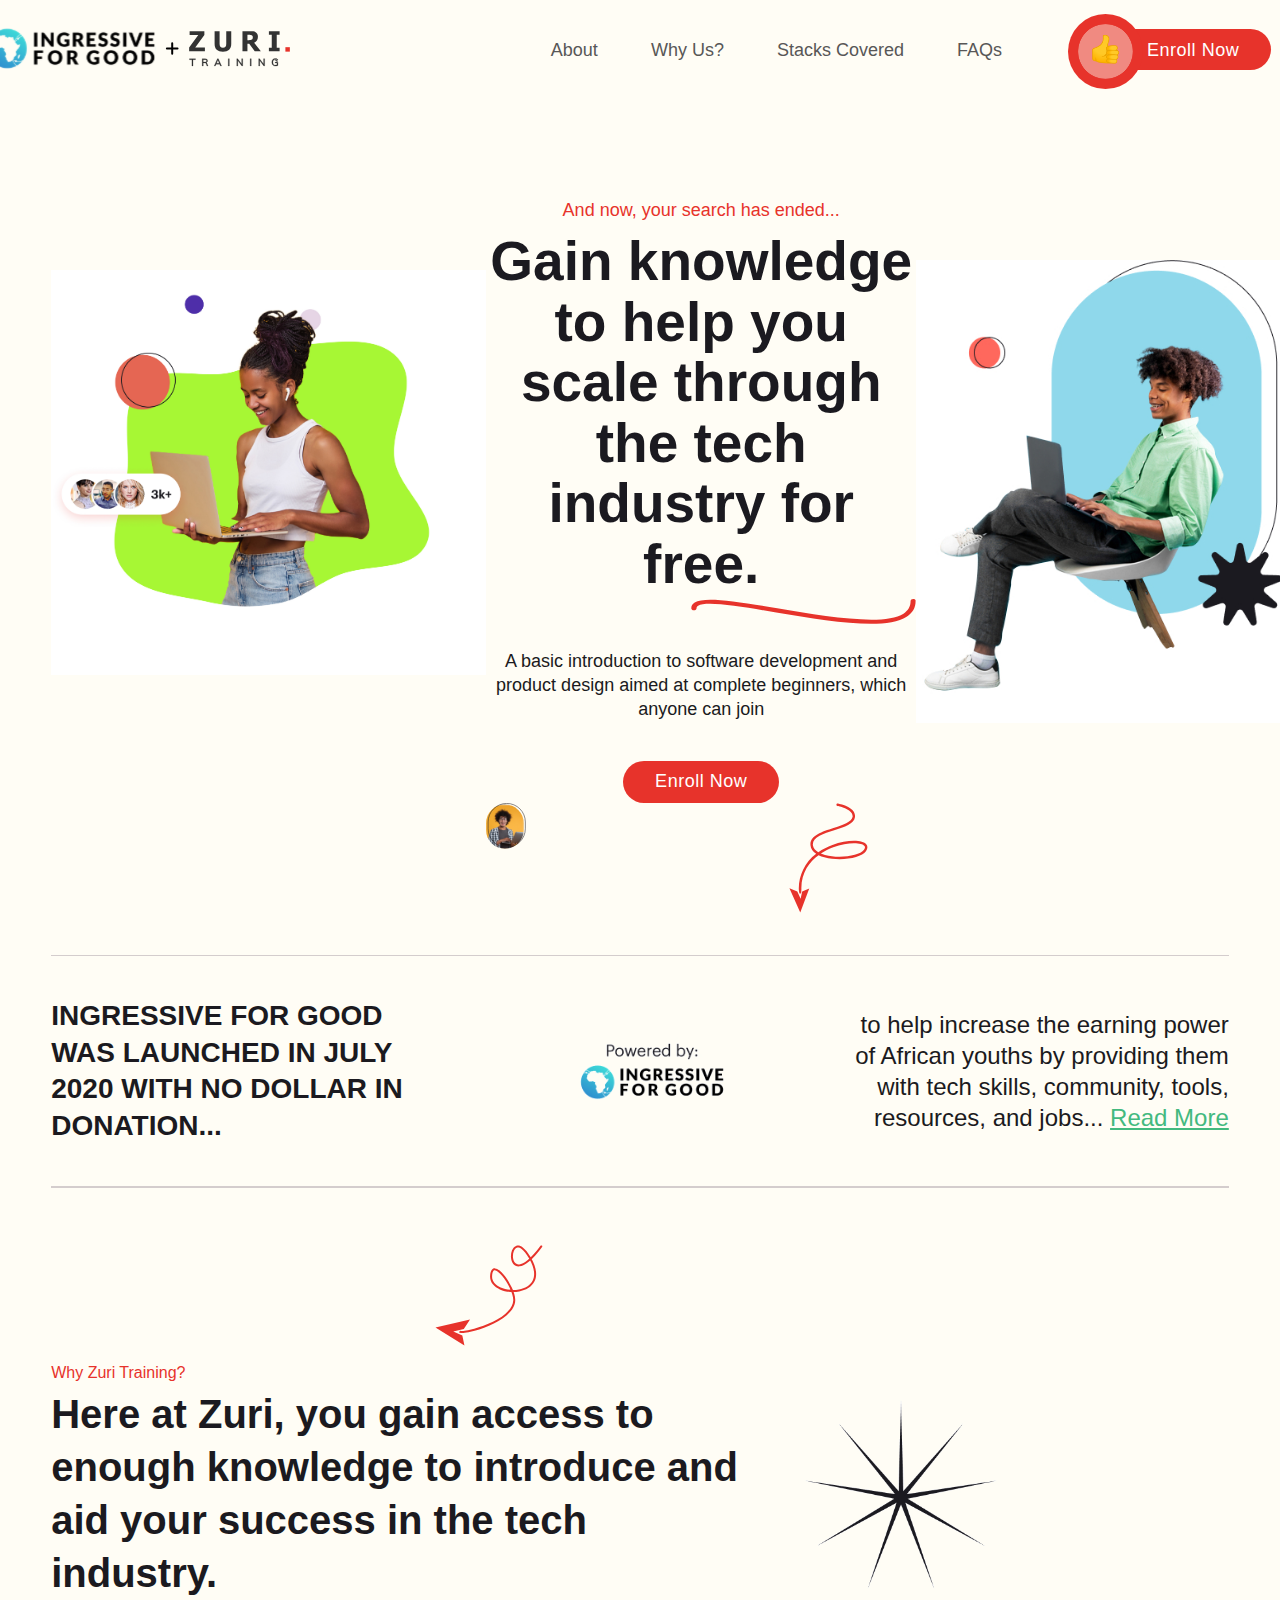
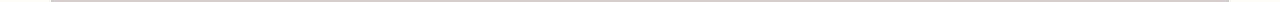
<file: images/training.html>
<!DOCTYPE html>
<html lang="en">
  <head>
    <meta charset="UTF-8" />
    <meta http-equiv="X-UA-Compatible" content="IE=edge" />
    <meta name="viewport" content="width=device-width, initial-scale=1.0" />
    <title>Document</title>
    <link rel="stylesheet" href="training.css" />
    <link href="http://fonts.cdnfonts.com/css/graphik" rel="stylesheet" />
  </head>
  
  <body>
    <div class="positionfix">
      <div class="menu">
        <div class="logo">
          <img src="ingressivelogo.svg" alt="" />
        </div>

        <div class="menuwrapper">
          <div class="menubuttons">
            <a href="">About</a>
            <a href="">Why Us?</a>
            <a href="">Stacks Covered</a>
            <a href="" id="faq">FAQs</a>

            <a href="" id="enrol">Enroll Now</a>
          </div>

          <div class="thumba">
            <img src="thumbs.png" alt="" style="width: 55px" class="thumbs" />
          </div>
        </div>
      </div>
    </div>

    <div class="falsebody">
      <div class="lady">
        <img src="lady1.jpg" alt="" width="435px" 
        style="margin-top: 70px;  " />
      </div>

      <div class="middle">
        <p class="middlepara1">And now, your search has ended...</p>
        <p class="middlepara2">
          Gain knowledge to help you scale through the tech industry for free.
        </p>

        <div class="lineimage">
          <img src="line.svg" alt="" width="225.359px" />
        </div>

        <p class="middlepara3">
          A basic introduction to software development and product design aimed
          at complete beginners, which anyone can join
        </p>

        <div class="enrollink">
          <a href=""> <button class="buttonone">Enroll Now</button></a>
        </div>

        <img src="maleface.svg" alt="" width="40px" />

        <div class="spiralwire">
          <img src="section1wire.svg" alt="" width="35%" />
        </div>
      </div>
      <div class="male1">
        <img src="male1.jpg" width="380px" 
        alt="" style="margin-top: 60px; " />
      </div>

     </div>

     <div class="falsebody2">
            

        <div class="ingressivelaunch">
            <p class="launchpara">
                 INGRESSIVE FOR GOOD WAS
                 LAUNCHED IN JULY 2020 WITH NO DOLLAR IN 
                 DONATION...</p>
        </div>

        <!-- <div class="ingressivelogo"> -->
<img src="ingresivepowered.jpg" alt="" 
style=" mix-blend-mode: darken; " >
       

        <div class="readmore">
          <p class="readpara">  to help increase the earning power of 
            African youths by providing them with tech skills, 
            community, tools, resources, and jobs... 
            <a href="" style="color: #43b97f; cursor:pointer;"> Read More</a> </p>
    </div>

    </div>


    <div class="falsebody3">
    <div class="section3wire">
        <img src="section3wire.svg" alt="">
    </div>
    <p class="why">Why Zuri Training?</p>
<div class="section33">
    

    <p class="hereatzuri">
        Here at Zuri, you gain access to enough knowledge to 
        introduce and aid your success in the tech industry.
    </p>

<div class="starbig">
    <img src="Star.jpg" alt="" width="191.75px"
    style="mix-blend-mode: darken;">
</div>
 

</div>

</div>

</div>




  </body>
</html>
</file>
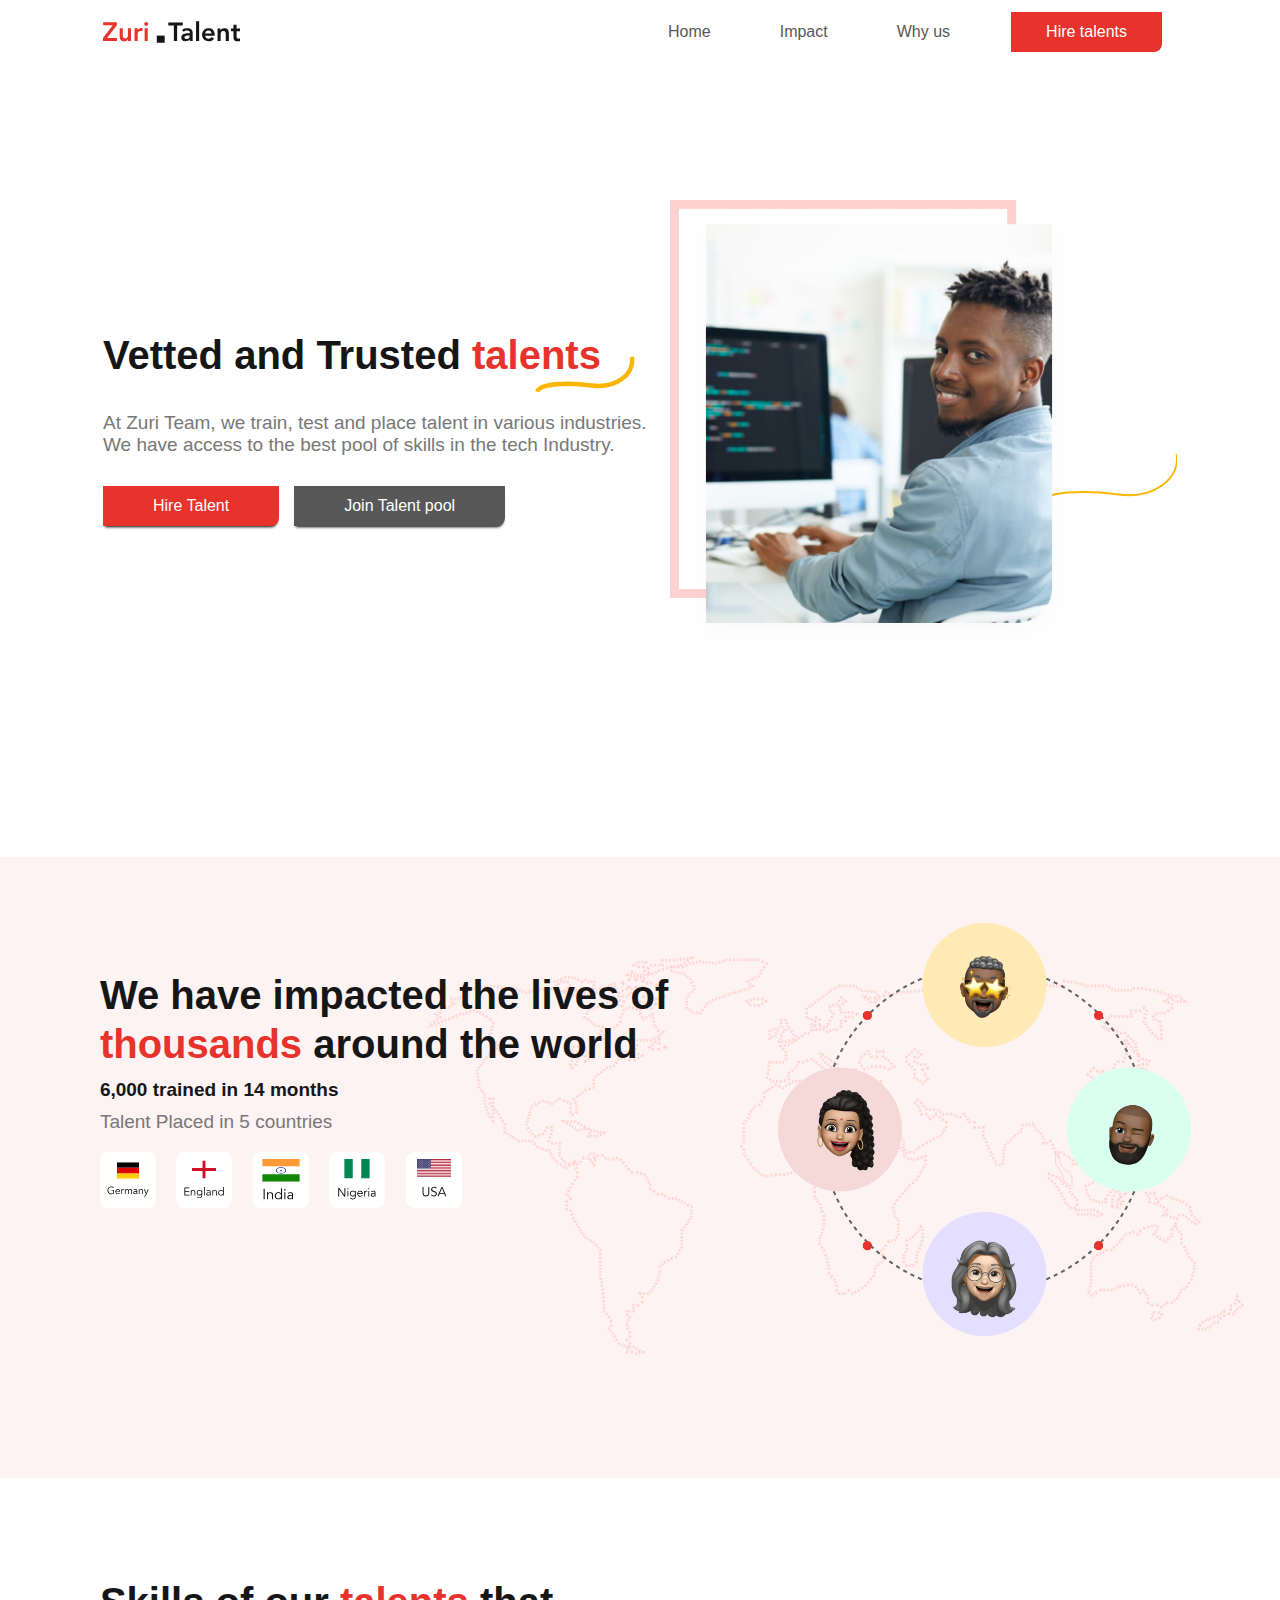
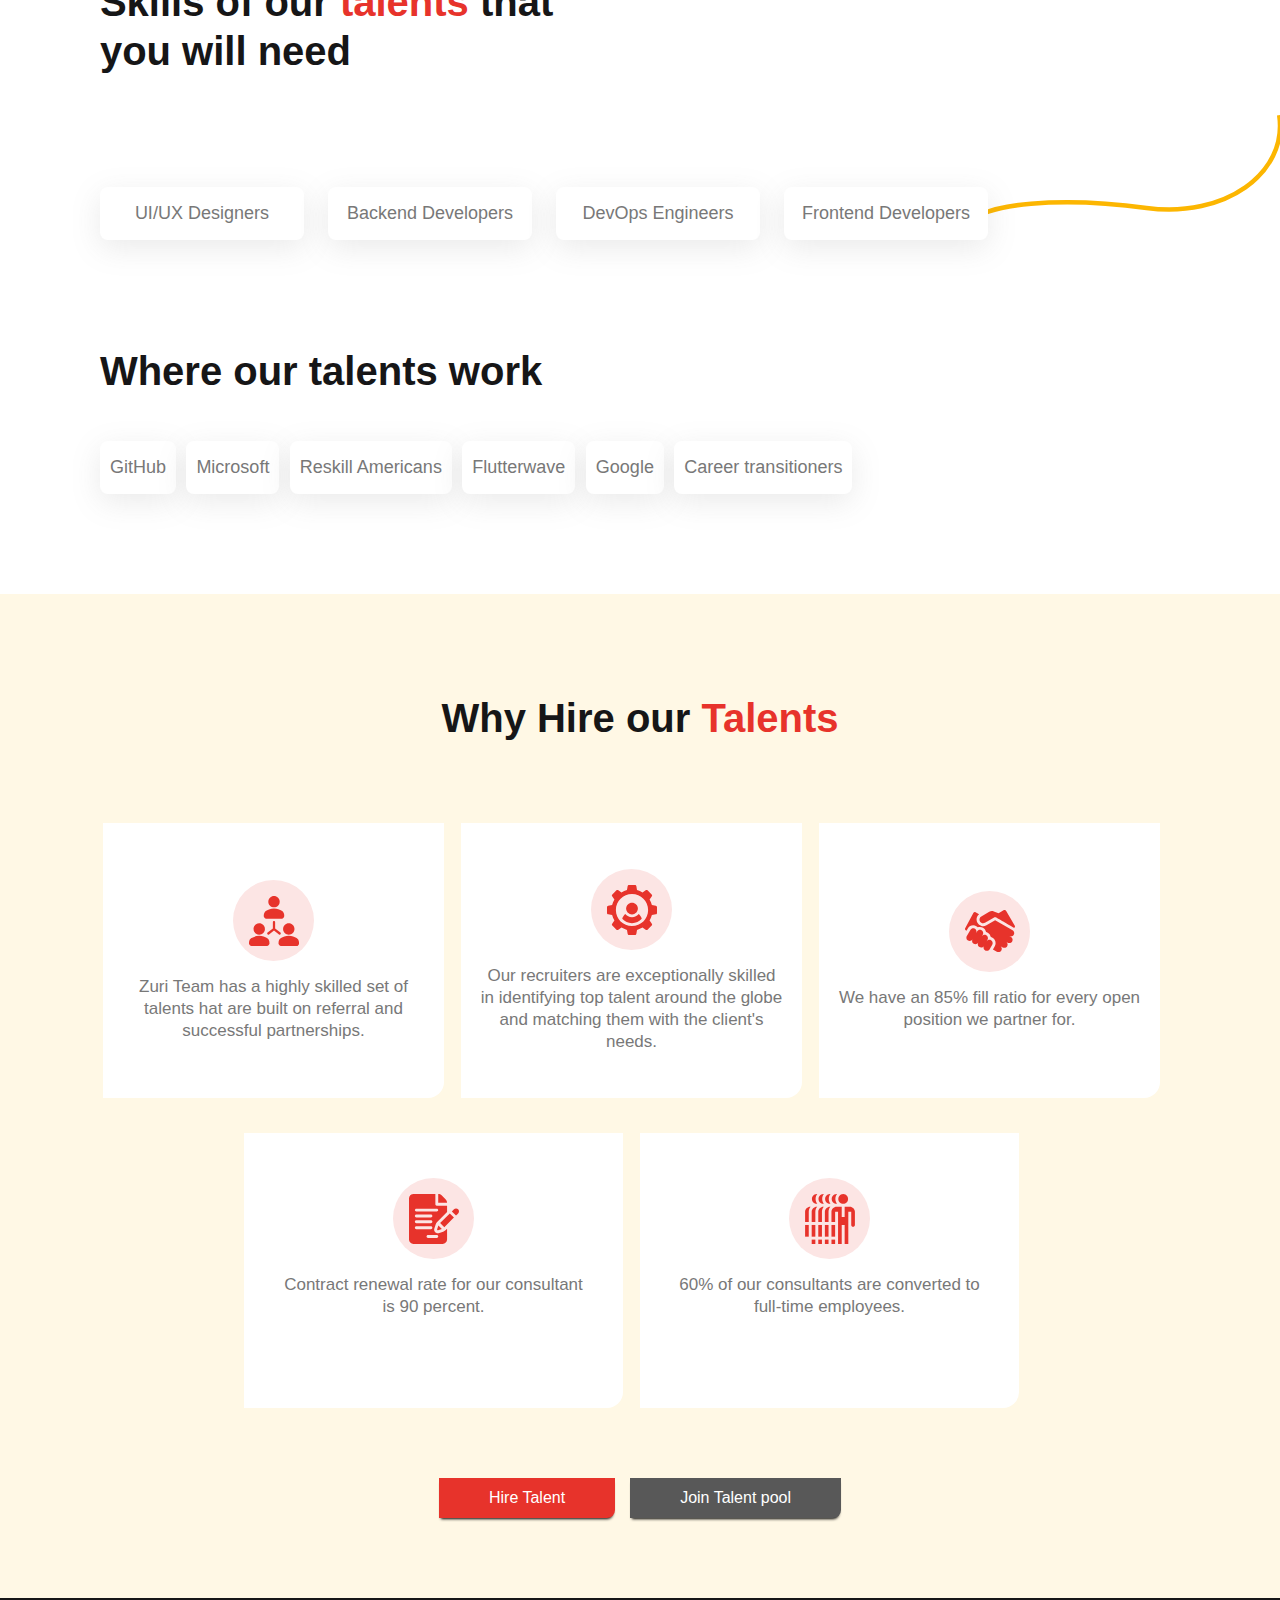
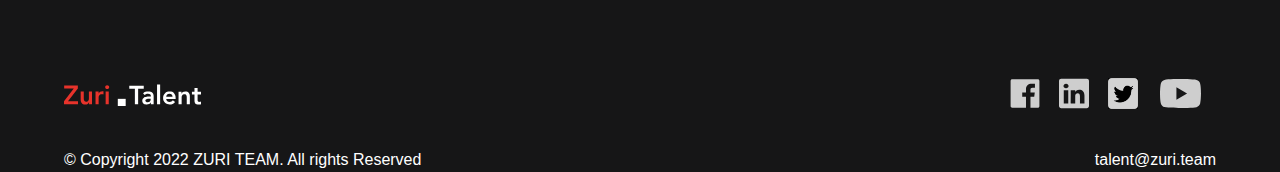
<file: talentpage/talent.html>
<!DOCTYPE html>
<html lang="en">
  <head>
    <meta charset="UTF-8" />
    <meta http-equiv="X-UA-Compatible" content="IE=edge" />
    <meta name="viewport" content="width=device-width, initial-scale=1.0" />
    <title>Talent</title>
    <link href="http://fonts.cdnfonts.com/css/graphik" rel="stylesheet" />
    <link rel="stylesheet" href="talent.css" />
  </head>
  <body>
    <a href="" name="home"></a>
    <div class="menufix">
    <div class="positionfix">
      <div class="menu">
        
          <img src="logo2.svg" alt="" />
    
                
          <div class="menubuttons">
            <a href="#home" class="home">Home</a>
            <a href="#impact" class="home">Impact</a>
            <a href="#why" class="home">Why us</a>
            <button id="faq"><a href="">Hire talents</a></button>
          </div>
     
      </div>
    </div>
  </div>
  
    <div class="firstbody">
      <div class="vettedtalents">
        <div class="vettedparagraph">
          <p class="vettedpara">
            Vetted and Trusted
            <span style="color: rgb(231, 51, 43)">talents</span>
          </p>
          <div class="line"><img src="thick2.svg" alt="" width="100px" /></div>
          <p class="atzuri">
            At Zuri Team, we train, test and place talent in various industries.
            We have access to the best pool of skills in the tech Industry.
          </p>
        </div>

        <div class="vettedbuttons">
          <button class="butthire">Hire Talent</button>
          <button class="buttjoin">Join Talent pool</button>
        </div>
      </div>

      <div class="headimg">
        <img src="section1.png" alt="" width="409px" />
        
        <div class="head-line">
          <img src="line1.svg" alt="" width="138px">
          
              </div>  

      </div>

    </div>
 
    
          <a href="" name="impact"></a>

    <div class="section2"> <a href="" name="impact"></a>
      <div class="impacted">
        <div class="impactedpara">
          <p class="impacted1">
            We have impacted the lives of
            <span style="color: rgb(231, 51, 43)"> thousands</span> around the
            world
          </p>

          <p class="impacted2" style="width: 542px">
            6,000 trained in 14 months
          </p>

          <p class="impacted3">Talent Placed in 5 countries</p>

          <div class="flags">
            <img src="GER.svg" alt="" class="flagger" />
            <img src="ENG.svg" alt="" class="flagger" />
            <img
              src="ind.svg"
              alt=""
              class="flagger"
              style="vertical-align: top"
            />
            <img src="NIG.svg" alt="" class="flagger" />
            <img
              src="ussa.svg"
              alt=""
              class="flagger"
              style="vertical-align: top"
            />
          </div>
        </div>
        <div class="image">
          <img src="section2.png" alt="" width="70%" />
        </div>
      </div>
    </div>
<section>
<div class="section3"> <a href="" name="skills"></a>
 
  <p class="sec3par1">Skills of our <span style="color: rgb(231, 51, 43);">talents</span> that you will need</p>

  <div class="o2">
<div class="sec3"><p>UI/UX Designers</p></div> 
<div class="sec3"><p>Backend Developers</p></div> 
<div class="sec3"> <p>DevOps Engineers</p></div>
<div class="sec3"> <p>Frontend Developers</p></div>


<div class="edgeline">
  <img src="line1.svg" alt=""
  width="315px" height="121px">
</div>

</div>
<p class="sec3par2">Where our talents work</p>

<div class="03">
  <div class="sec32"><p>GitHub</p></div> 
  <div class="sec32"><p>Microsoft</p></div> 
  <div class="sec32"> <p>Reskill Americans</p></div>
  <div class="sec32"> <p>Flutterwave</p></div>
  <div class="sec32"><p>Google</p></div> 
<div class="sec32"><p>Career transitioners</p></div> 

  
</div>

</div>

<div class="section4"> <a href="" name="why"></a>

  <div class="section4one">

    <div class="whyhire">
      <p >Why Hire our <span style="color:rgb(231, 51, 43)">
     Talents</span></p>
</div>

<div class="section4two">

<div class="peop">
<img src="people.svg" alt="">

<p class="sec4paragraphs">Zuri Team has a highly skilled set of talents
   hat are built on referral and successful partnerships.</p>
</div>

<div class="peop">
<img src="mech.svg" alt="">

<p class="sec4paragraphs">Our recruiters are exceptionally skilled in
   identifying top talent 
  around the globe and matching them with 
  the client's needs.</p>

</div>

<div class="peop">
<img src="hand.svg" alt="">

<p class="sec4paragraphs">We have an 85% 
  fill ratio for every open position we partner for.</p>

</div>
</div>


<div class="section4three">

<div class="write">
  <img src="write.svg" alt="">
  
  <p class="sec4paragraphs">Contract renewal rate for our consultant is 90 percent.</p>
  </div>

  <div class="write">
  <img src="many.svg" alt="">
  
  <p class="sec4paragraphs">60% of our consultants are converted 
    to full-time employees.</p>
  
  </div>
</div>

</div>



<div class="section4buttons">
  <button class="butthire">Hire Talent</button>
  <button class="buttjoin">Join Talent pool</button>
</div>
</div>
</div>
</body>


<footer>
<div class="footer1">
  <div class="footer2">

<div class="logosocials">

<img src="logo.svg" alt="">

<div class="socials">
  <img src="facebook.svg" alt="">
  <img src="linkd.svg" alt="">
  <img src="twit.png" alt=""
  width="30px" height="31px">
  <img src="youtube.svg" alt="">
</div>

</div>  
<div class="copyright">
  <p>© Copyright 2022 ZURI TEAM. All rights Reserved</p>
  
<p>talent@zuri.team</p>
</div>

 

</div>



</footer>


</html>
</file>
<file: images/training.css>
* {
  margin: 0;
  padding: 0;
 
}

body {
  background-color: rgb(255, 253, 245);
  width: 92%;
  margin: auto;
  font-style: normal;
}
.positionfix{
    position: fixed;
    width: 100%;
   max-width: 2780px;
    background-color: rgb(255, 253, 245);
   justify-content: center;
   display: flex;
   margin: auto;
   height: 100px;
   
   
}

.menu {
  max-width: 1440px;
  display: flex;
  align-items: center;
  background-color: rgb(255, 253, 245);
  width: 100%;
 margin-left: -250px;
 margin-right: -180px;
  justify-content: space-between;
  
}
.logo {
width: 308px;
margin-left: -30px;
}
.menubuttons {
  justify-content: space-between;
  text-align: center;
  font-family: "Graphik", sans-serif;
  font-size: 18px;
  margin: auto;
  background-color:rgb(255, 253, 245) ;
}

.menubuttons > a {
    
  font-size: 18px;
  margin-right: 32px;
  padding: 6px 8px;
  color: #585757;
  font-weight: 400;
  text-decoration: none;
}
.thumbs {
  background-color: rgb(231, 51, 43);
  border-radius: 100px;
  padding: 10px;
  margin-left: 525px;
  position: absolute;
  margin-top: -47px;
}
#faq {
  margin-right: 100px;
}

#enrol {
  background-color: rgb(231, 51, 43);
  letter-spacing: 0.51426px;
  padding: 10.5px 32px;
  position: static;
  border-top-right-radius: 71px;
  border-bottom-right-radius: 71px;
  color: #fff;
  background-attachment: scroll;
  margin-right: 25px;
}

.falsebody{
    width: 100%;
    margin:auto;
    max-width: 1440px;
    padding-top: 200px;
    display: flex;
    mix-blend-mode: none;
}
.male1{
    margin-right: 0;
    /* mix-blend-mode: darken; */
}
/* .lady{
    mix-blend-mode: darken;
} */
.middlepara1{
    color: rgb(231, 51, 43);
    font-size: 18px;
    font-family: "Graphik", sans-serif;
    font-weight: 400;
    text-align: center;
}
.middlepara2{
    padding-top: 10px;
    text-align: center;
    color: rgb(27, 26, 32);
    font-family: "Graphik", sans-serif;
    font-size: 55px;
    font-weight: 600;
    line-height: 60.5px;
    font-style: normal;
    margin-bottom: 5px;

}

.lineimage{
    margin-bottom: 25px;
    display: flex;
    justify-content: right;
   
}
.middlepara3{
    font-size: 18px;
    color: rgb(27, 26, 32);
    font-weight: 400;
    line-height: 24px;
    text-align: center;
    padding-bottom: 40px;
    font-family: "Graphik", sans-serif;
    display:block ;
    width: 430px;
    font-style: normal;
    margin: auto;
    
}

.enrollink{
    text-align: center;
}
.buttonone{
    background-color: rgb(231, 51, 43);
  letter-spacing: 0.51426px;
  padding: 10.5px 32px;
  position: static;
  border-radius: 71px;
  color: #fff;
  background-attachment: scroll;
  border: none;
  font-size: 18px;
  
}
.spiralwire{
  margin-top: -50px;
  width: 54%;
  display: flex;
  justify-content:end;
  margin-left: 150px;
  padding-bottom: 42px;
}

.falsebody2{
    width: 100%;
    height: 230px;
    margin:auto;
    max-width: 1440px;
    display: flex;
    border-top: solid 1px rgb(212, 205, 205);
    justify-content: space-between;
    border-bottom: 1px solid rgb(212, 205, 205);

}
.ingressivelogo{
display: flex;
justify-content: center;
    width: 55%;
}

.ingressivelaunch{
    padding: 16px 0;
    width: 34%;
    align-items: center;
    display: flex;
}

.readmore{
    width: 32%;
    padding: 16px 0;
    align-items: center;
    display: flex;
    
    
}
.launchpara{
    color: rgb(27, 26, 32);
    font-family: "Graphik", sans-serif;
    font-size: 28px;
    font-style: normal;
    font-weight: 600;
    line-height: 130%;
    
}

.readpara{
    color: rgb(27, 26, 32);
    font-family: "Graphik", sans-serif;
    font-size: 24px;
    font-style: normal;
    font-weight: 400;
    line-height: 130%;
    text-align: right;
   align-items: center;
}

.falsebody3{
    width: 100%;
    padding-top: 49px;
    margin:auto;
    max-width: 1440px;
    border-top: solid 1px rgb(212, 205, 205);
    justify-content: center;
    border-bottom: 2px solid rgb(212, 205, 205);
}

.section3wire{

    width: 34%;
    display: flex;
    justify-content: center;
    margin-left: 240px;
}

.why{
    font-family:Roboto, Helvetica, Arial, sans-serif;
    color: rgb(231, 51, 43);
    font-weight: 400;
    line-height: 31.2px;
    
}
.section33{
    display: flex;
    justify-content: space-between;
}

.hereatzuri{
    color: rgb(27, 26, 32);
    font-family: "Graphik", sans-serif;
    font-size: 40px;
    font-style: normal;
    font-weight: 700;
    line-height: 53px;
    width: 60%;
   
}


.starbig{
    width: 32%;
    justify-content: left;
    margin: auto;
    display: flex;
    
    
}
</file>
<file: talentpage/talent.css>
@media screen and (min-width:1200px) {
  



* {
    margin: 0;
    padding: 0;
   
  } 
  
  body {
    display: block;
    margin: auto;
    font-style: normal; 
    font-family: "graphik", sans-serif;

  }
  .menufix{
    background-color: rgb(255, 255, 255);
    max-width: 2000px;
    
  }
  .positionfix{
    width: 100%;
   padding-bottom: 30px;
     max-width: 1440px;
      background-color: rgb(255, 255, 255);
     justify-content: left;
     display: flex;
     align-items: center;
     position: fixed;
    
  }
  
  .menu {
    
  max-width: 1440px;
    display: flex;
    align-items: center;
    background-color: rgb(255, 255, 255);
    width: 88%;
    margin: 12px 103px;
   /* margin-left: -250px;
   margin-right: -180px; */
    justify-content: space-between;
    height: 40px;
   
    
  }
  .logo {
  width: 138px;
  margin-left: -33px;
  }
  .menubuttons {
    justify-content: space-between;
    text-align: center;
    font-family: "Graphik", sans-serif;
    font-size: 18px;
    
    background-color:rgb(255, 255, 255) ;
   
    }

    .menubuttons>a {
      margin-top: 16px;
      font-size: 16px;
      margin-right: 48px;
      padding: 6px 8px;
      color: #585757;
      font-weight: 400;
      text-decoration: none;
      font-family:  "Graphik", sans-serif;
      
    }
    .menubuttons>a  :active{
      border-bottom: 2px solid rgb(231, 51, 43);
      scroll-behavior: smooth;
    }

    .home:visited{
      border-bottom: 2px solid rgb(231, 51, 43);
      scroll-behavior: auto;
    }
  

  #faq{
    align-items: center;
    margin: 0 15px 0 0;
    padding: 11px 35px;
    justify-content: center;
    background-color: rgb(231, 51, 43);
    border: none;
    font-size: 16px;
    font-family:  "Graphik", sans-serif;
    border-bottom-right-radius: 8px;
      
  }


  #faq>a {color: rgb(255, 255, 255);
    text-decoration: none;

  }

    
.firstbody{
  display: flex;
  justify-content: center;
  max-width: 1440px;
  margin-left: 103px;

  align-items: center;
  padding-top: 200px;
  margin: 0 103px;
  
}

.vettedtalents{
 
  
   max-width: 50%;
   flex-direction: column;

}
.vettedparagraph{
  display: block;
  width: 720px;
}
.vettedbuttons{
display: flex;
align-items: left;

}

.vettedpara{
color: rgb(22 22 23);
font-family:"Graphik", sans-serif ;
font-weight: 800;
font-size: 40px;
line-height: 49px;

}

.line{
  margin: -24px 432px 15px;
  
}

.atzuri{
  color: rgb(120, 120, 120);
  font-family: "Graphik", sans-serif ;
  font-size: 19px;
  font-weight: 400;
  line-height: 22px;
  width: 554px;

  
}
.vettedbuttons{
  margin-top:30px ;
}

.butthire{
  align-items: center;
  color: rgb(255, 255, 255);
  background-color: rgb(231, 51, 43);
  box-shadow: rgb(0, 0, 0) 0px 3px 3px -2px;
  border: none;
  font-family:"Graphik", sans-serif ;
  cursor: pointer;
  font-size: 16px;
  padding: 11px 50px;
  margin-right: 15px;
  border-bottom-right-radius: 8px;
}

.butthire:hover, .buttjoin:hover {
  box-shadow: 20px 4px 30px 5px rgba(100, 100, 100, 0.16);
}

.buttjoin{
  align-items: center;
  color: rgb(255, 255, 255);
  background-color: rgb(88, 88, 88);
  box-shadow: rgb(0, 0, 0) 0px 3px 3px -2px;
  border: none;
  font-family:"Graphik", sans-serif ;
  cursor: pointer;
  font-size: 16px;
  padding: 11px 50px;
  border-bottom-right-radius: 8px;
}

.headimg{
  width: 50%;
  display: flex;
  justify-content: end;
}

.head-line{
  width: 138px;
  display: flex;
  position: relative;
  z-index: -2;
  margin-left:-40px ;
  margin-top: 100px;
}


.section2{
  margin-top: 200px;
  width: 100%;
  padding-bottom: 142px;
  padding-top: 90px;
  background-image: url(bgsection2.063bd869082548bafa74.png);
  background-size: contain;
  object-position: center;
  
}

.impacted{
  display: flex;
  
  margin-left: 99.90px;
  max-width: 1440px;
  margin-top: -24px;
  

}
.impactedpara{
  
  display: flex;
flex-direction: column;

justify-content: left;
width: 50%;
  
}

.impacted1{
  line-height: 49px;
  font-weight: 800;
  color: rgb(22 22 23);
  font-family: "Graphik", sans-serif ;
  font-size: 40px;
  padding: 24px 0 0 0;
  margin-top: 24px;


 
}

.impacted2{

color: #161617;
font-family: "Graphik", sans-serif ;
padding-top: 10px;
font-weight: bold;
font-size: 19px;
line-height: 22px;


}
  .impacted3{
    
    font-family: "Graphik", sans-serif ;
    font-weight: 400;
    line-height: 22px;
    padding-top: 10px;
   
    font-size: 19px;
    color: #787878;
  }
  
  .flags{
    padding-top: 19px;
    
    
  }

  .flagger{
    
    background-color: #ffff;
    padding: 7px;
    border-radius:8px ;
    height: 42px;
    font: normal;
    margin-right: 16px;
    width: 42px;
  }
.image{
  width:50%;
  /* padding: 24px 0 0 24px; */
  
  display: flex;
  justify-content: center;
}

.section3{
margin-left: 99.90px;
max-width: 1440px;
padding-bottom: 100px;
padding-top: 100px;

}

.sec3par1{
  color: #161617;
    font-family: "Graphik", sans-serif ;
    font-size: 40px;
    font-style: normal;
    font-weight: 800;
    line-height: 49px;
    width: 457px;
    padding-bottom: 35px;
}
.sec3par2{
  padding-top: 55px;
  color: #161617;
  font-family: "Graphik", sans-serif ;
  font-size: 40px;
  font-style: normal;
  font-weight: 800;
  line-height: 49px;
 
  padding-bottom: 35px;
}

.sec3{
display: flex;
flex-direction: row;
align-items: center;
padding: 24px 24px 0 0;
max-width: 25%;
width: 25%;
 transition: transform 0.5s ease;
}

.o2{ 
  display: flex;
  max-width: 1440px;
  width: 100%;
  height: 100%;

}

.edgeline{
  width: 308px;
  display: flex;
  position: relative;
  z-index: -2;
  margin-left:-40px ;
  margin-bottom:60px;
  justify-content: end;
}

.sec3:hover{
  transform: translateY(-12%) ;
}

.sec3>p{
  background-color: #ffff;
  background-size: auto;
  background-origin: padding-box;
  border-radius: 8px;
  box-shadow: 0 8px 30px hsla(0,0%,48%,.16);
  color: #787878;
  font-family: "Graphik", sans-serif ;
  font-style: normal;
  font-weight: 400;
  padding: 5px;
  text-align: center;
  font-size: 18px;
align-items: center;
  width: 100%;
  height: 43px;
  display: flex;
  justify-content: center;
}
 
.linee {
  width: 138px;
}


.sec32{
  display: inline-block;
  flex-direction: row;
  align-items: center;
  padding: 10px 16px 0 0;
  
  transition: transform 0.3s ease;
}

.sec32:hover{
  transform: translateY(-20%) ;
}

.sec32>p{
  background-color: #ffff;
  background-size: auto;
  background-origin: padding-box;
  border-radius: 8px;
  box-shadow: 0 8px 30px hsla(0,0%,48%,.16);
  color: #787878;
  font-family: "Graphik", sans-serif ;
  font-style: normal;
  font-weight: 400;
  padding: 5px;
  text-align: center;
  font-size: 18px;
  align-items: center;
width: 100%;
  height: 43px;
  display: flex;
  justify-content: center;
}


.section4{

background-color: rgb(255, 248, 229);
padding-bottom: 80px;

}

.section4one{
margin: 0 103px;
max-width: 1440px;
}

.whyhire{

  text-align: center;
  font-size: 40px;
  font-family: "Graphik", sans-serif ;
  font-weight: 800;
  line-height: 49px;
  font-style: normal;
  color: #161617;
  padding-top: 100px;
}

.section4two{
padding-top: 80px;
display: flex;
}

.section4three{
  display: flex;
  justify-content: center;
}

.peop{
  border-bottom-right-radius: 16px;
  background-color: #ffff;
  color: rgb(120, 120, 120);
   display: flex;
  flex-direction: column;
  align-items: center;
  height: 185px;
  justify-content: center;
  padding: 45px 10px;
  width: 359px;
  margin-right: 17px;
  font-family: "graphik", sans-serif;
}
.peop:hover{
  background-color: rgb(22, 22, 23);
  color: rgb(255, 255, 255);
}

.sec4paragraphs{
  line-height: 22px;
  padding-top: 15px;
  width: 305px;
  color: rgb(120, 120, 120);
  font-size: 17px;
  font-weight: 400;
  text-align: center;
 font-family:  "graphik", sans-serif;
}
.sec4paragraphs:hover{
  color: rgb(255, 255, 255);
}

.write{
  border-bottom-right-radius: 16px;
  background-color: #ffff;
  color: rgb(120, 120, 120);
  display: flex;
  flex-direction: column;
  align-items: center;
  height: 185px;
  padding: 45px 10px;
  width: 359px;
  margin-right: 17px;
  margin-top: 35px;
  font-family: "graphik", sans-serif;
  
}
.write:hover{
  background-color: rgb(22, 22, 23);
  color: rgb(255, 255, 255);
}

.section4buttons{
  display: flex;
  justify-content: center;
  margin-top: 70px;
}
.section4buttons:hover{

}

.footer1{
background-color: rgb(22, 22, 23);
padding: 80px 0 0 0;
display: flex;
justify-content: center;
max-width: 1440px;
}

.footer2{
  color: #ffff;
  max-width: 1440px;
  width: 90%;
}
.logosocials{
  display: flex;
  justify-content: space-between;
  width: 100%;
}
.socials>img{
  padding-right: 15px;

  height:31px;
}
.copyright{
  display: flex;
  justify-content: space-between;
  padding-top: 20px;
  align-items: center;
}
.copyright p{
  font-family: "graphik", sans-serif;
  font-size: 16px;
  font-weight: 400;
  line-height: 140%;
  margin-top: 16px;
}



}


@media screen and (max-width: px) {

  .firstbody{
    display: flex;
    flex-direction: column;

  }
  
}
</file>
